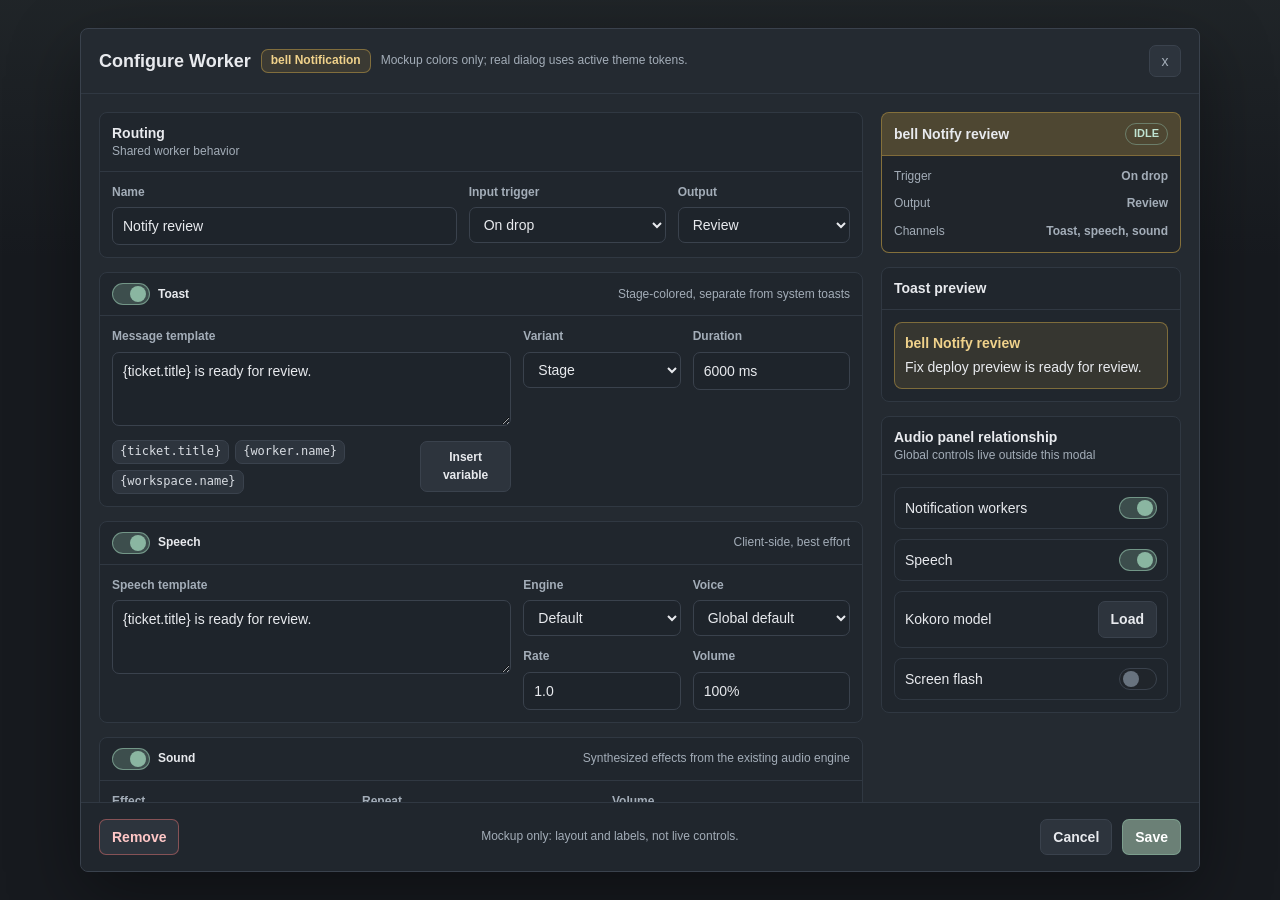
<file: docs/notification-worker-config-mockup.html>
<!doctype html>
<html lang="en">
<head>
<meta charset="utf-8">
<meta name="viewport" content="width=device-width, initial-scale=1">
<title>Notification Worker Config Mockup</title>
<style>
  :root {
    --bg: #171a1f;
    --panel: #242a31;
    --panel-2: #2d343d;
    --panel-3: #20262d;
    --line: #3a424d;
    --line-soft: #303842;
    --text: #e8eaee;
    --muted: #a3adb8;
    --faint: #75808c;
    --accent: #6b8076;
    --accent-strong: #8ab6a1;
    --notification: #d7ad4a;
    --danger: #e07171;
    --input: #1e242b;
    --shadow: rgba(0, 0, 0, 0.38);
  }

  * { box-sizing: border-box; }

  body {
    margin: 0;
    min-height: 100vh;
    background:
      linear-gradient(180deg, rgba(107, 128, 118, 0.10), transparent 260px),
      var(--bg);
    color: var(--text);
    font: 14px/1.45 -apple-system, BlinkMacSystemFont, "Segoe UI", Roboto, sans-serif;
  }

  button, input, select, textarea {
    font: inherit;
  }

  .page {
    min-height: 100vh;
    display: grid;
    place-items: center;
    padding: 28px;
  }

  .modal {
    width: min(1120px, 100%);
    max-height: calc(100vh - 56px);
    background: var(--panel);
    border: 1px solid var(--line);
    border-radius: 8px;
    box-shadow: 0 24px 70px var(--shadow);
    display: flex;
    flex-direction: column;
    overflow: hidden;
  }

  .modal-header,
  .modal-footer {
    display: flex;
    align-items: center;
    justify-content: space-between;
    gap: 16px;
    padding: 16px 18px;
    border-bottom: 1px solid var(--line-soft);
  }

  .modal-footer {
    border-top: 1px solid var(--line-soft);
    border-bottom: 0;
    background: #20262d;
  }

  .title-row {
    display: flex;
    align-items: center;
    gap: 10px;
    min-width: 0;
  }

  h1 {
    margin: 0;
    font-size: 18px;
    font-weight: 650;
    letter-spacing: 0;
  }

  .badge {
    display: inline-flex;
    align-items: center;
    gap: 6px;
    height: 24px;
    padding: 0 9px;
    border: 1px solid rgba(215, 173, 74, 0.45);
    border-radius: 7px;
    background: rgba(215, 173, 74, 0.13);
    color: #f0d28b;
    font-size: 12px;
    font-weight: 650;
  }

  .theme-note {
    color: var(--muted);
    font-size: 12px;
  }

  .icon-btn {
    width: 32px;
    height: 32px;
    display: grid;
    place-items: center;
    border: 1px solid var(--line);
    border-radius: 7px;
    background: var(--panel-2);
    color: var(--muted);
    cursor: default;
  }

  .modal-body {
    overflow: auto;
    padding: 18px;
  }

  .grid {
    display: grid;
    grid-template-columns: minmax(0, 1fr) 300px;
    gap: 18px;
    align-items: start;
  }

  .main {
    display: flex;
    flex-direction: column;
    gap: 14px;
  }

  .section {
    border: 1px solid var(--line-soft);
    border-radius: 8px;
    background: var(--panel-3);
    overflow: hidden;
  }

  .section-header {
    min-height: 42px;
    display: flex;
    align-items: center;
    justify-content: space-between;
    gap: 12px;
    padding: 10px 12px;
    border-bottom: 1px solid var(--line-soft);
  }

  .section-title {
    display: flex;
    align-items: center;
    gap: 8px;
    font-weight: 650;
  }

  .section-subtitle {
    color: var(--muted);
    font-size: 12px;
  }

  .section-body {
    padding: 12px;
  }

  .form-grid {
    display: grid;
    grid-template-columns: repeat(2, minmax(0, 1fr));
    gap: 12px;
  }

  .form-grid.three {
    grid-template-columns: minmax(0, 1.4fr) minmax(150px, 0.8fr) minmax(130px, 0.7fr);
  }

  .field {
    display: flex;
    flex-direction: column;
    gap: 6px;
    min-width: 0;
  }

  label,
  .field-label {
    color: var(--muted);
    font-size: 12px;
    font-weight: 600;
  }

  input,
  select,
  textarea {
    width: 100%;
    min-height: 36px;
    border: 1px solid var(--line);
    border-radius: 7px;
    background: var(--input);
    color: var(--text);
    padding: 8px 10px;
  }

  textarea {
    min-height: 74px;
    resize: vertical;
  }

  .inline {
    display: flex;
    align-items: center;
    gap: 10px;
    flex-wrap: wrap;
  }

  .toggle {
    display: inline-flex;
    align-items: center;
    gap: 8px;
    color: var(--text);
    font-weight: 650;
  }

  .switch {
    width: 38px;
    height: 22px;
    border-radius: 999px;
    border: 1px solid rgba(138, 182, 161, 0.7);
    background: rgba(138, 182, 161, 0.28);
    position: relative;
    flex: 0 0 auto;
  }

  .switch::after {
    content: "";
    position: absolute;
    width: 16px;
    height: 16px;
    top: 2px;
    right: 3px;
    border-radius: 50%;
    background: var(--accent-strong);
  }

  .switch.off {
    border-color: var(--line);
    background: #20252b;
  }

  .switch.off::after {
    right: auto;
    left: 3px;
    background: #68737f;
  }

  .channel-grid {
    display: grid;
    grid-template-columns: minmax(0, 1.1fr) minmax(260px, 0.9fr);
    gap: 12px;
  }

  .channel-grid.compact {
    grid-template-columns: repeat(3, minmax(0, 1fr));
  }

  .help-row {
    display: flex;
    align-items: center;
    justify-content: space-between;
    gap: 10px;
    margin-top: 8px;
    color: var(--faint);
    font-size: 12px;
  }

  .secondary-btn,
  .primary-btn,
  .danger-btn {
    min-height: 34px;
    border-radius: 7px;
    padding: 7px 12px;
    border: 1px solid var(--line);
    background: var(--panel-2);
    color: var(--text);
    font-weight: 600;
  }

  .primary-btn {
    border-color: rgba(138, 182, 161, 0.55);
    background: var(--accent);
    color: #fff;
  }

  .danger-btn {
    border-color: rgba(224, 113, 113, 0.5);
    color: #ffc7c7;
  }

  .tokens {
    display: flex;
    gap: 6px;
    flex-wrap: wrap;
  }

  .token {
    display: inline-flex;
    align-items: center;
    min-height: 24px;
    padding: 2px 7px;
    border: 1px solid var(--line);
    border-radius: 7px;
    background: var(--panel-2);
    color: #d9dde3;
    font-family: ui-monospace, SFMono-Regular, Menlo, Consolas, monospace;
    font-size: 12px;
  }

  .side {
    display: flex;
    flex-direction: column;
    gap: 14px;
  }

  .worker-card {
    border: 1px solid rgba(215, 173, 74, 0.55);
    border-radius: 8px;
    overflow: hidden;
    background: #20252b;
  }

  .worker-card-header {
    background: rgba(215, 173, 74, 0.25);
    border-bottom: 1px solid rgba(215, 173, 74, 0.36);
    padding: 10px 12px;
    display: flex;
    align-items: center;
    justify-content: space-between;
    gap: 8px;
  }

  .worker-name {
    display: flex;
    align-items: center;
    gap: 8px;
    font-weight: 700;
  }

  .status-pill {
    border: 1px solid rgba(138, 182, 161, 0.5);
    border-radius: 999px;
    padding: 2px 8px;
    color: #bfe3d1;
    font-size: 11px;
    font-weight: 700;
  }

  .worker-card-body {
    padding: 12px;
    display: grid;
    gap: 10px;
    color: var(--muted);
    font-size: 12px;
  }

  .mini-row {
    display: flex;
    align-items: center;
    justify-content: space-between;
    gap: 12px;
  }

  .toast-preview {
    border: 1px solid rgba(215, 173, 74, 0.45);
    border-radius: 8px;
    background: rgba(215, 173, 74, 0.12);
    padding: 10px;
    display: grid;
    gap: 4px;
  }

  .toast-title {
    color: #f0d28b;
    font-weight: 700;
  }

  .audio-list {
    display: grid;
    gap: 10px;
  }

  .audio-item {
    display: flex;
    align-items: center;
    justify-content: space-between;
    gap: 10px;
    padding: 9px 10px;
    border: 1px solid var(--line-soft);
    border-radius: 8px;
    background: #1f252c;
  }

  .flash-strip {
    display: grid;
    grid-template-columns: repeat(4, minmax(0, 1fr));
    gap: 8px;
  }

  .flash-step {
    min-height: 36px;
    border-radius: 7px;
    border: 1px solid var(--line);
  }

  .flash-step.one { background: rgba(250, 204, 21, 0.35); }
  .flash-step.two { background: rgba(107, 128, 118, 0.30); }
  .flash-step.empty { background: #1f252c; }

  .footer-note {
    color: var(--muted);
    font-size: 12px;
  }

  @media (max-width: 920px) {
    .grid,
    .channel-grid,
    .form-grid,
    .form-grid.three,
    .channel-grid.compact {
      grid-template-columns: minmax(0, 1fr);
    }

    .page {
      padding: 12px;
    }

    .modal {
      max-height: calc(100vh - 24px);
    }
  }
</style>
</head>
<body>
  <main class="page">
    <section class="modal" aria-label="Notification worker configuration mockup">
      <header class="modal-header">
        <div class="title-row">
          <h1>Configure Worker</h1>
          <span class="badge">bell Notification</span>
          <span class="theme-note">Mockup colors only; real dialog uses active theme tokens.</span>
        </div>
        <button class="icon-btn" aria-label="Close">x</button>
      </header>

      <div class="modal-body">
        <div class="grid">
          <div class="main">
            <section class="section">
              <div class="section-header">
                <div>
                  <div class="section-title">Routing</div>
                  <div class="section-subtitle">Shared worker behavior</div>
                </div>
              </div>
              <div class="section-body">
                <div class="form-grid three">
                  <div class="field">
                    <label for="worker-name">Name</label>
                    <input id="worker-name" value="Notify review">
                  </div>
                  <div class="field">
                    <label for="activation">Input trigger</label>
                    <select id="activation">
                      <option>On drop</option>
                      <option>Manual</option>
                      <option>Watch column</option>
                      <option>At time</option>
                      <option>On interval</option>
                    </select>
                  </div>
                  <div class="field">
                    <label for="output">Output</label>
                    <select id="output">
                      <option>Review</option>
                      <option>Done</option>
                      <option>Blocked</option>
                      <option>Pass right</option>
                      <option>Worker...</option>
                    </select>
                  </div>
                </div>
              </div>
            </section>

            <section class="section">
              <div class="section-header">
                <label class="toggle"><span class="switch"></span> Toast</label>
                <span class="section-subtitle">Stage-colored, separate from system toasts</span>
              </div>
              <div class="section-body">
                <div class="channel-grid">
                  <div class="field">
                    <label for="toast-template">Message template</label>
                    <textarea id="toast-template">{ticket.title} is ready for review.</textarea>
                    <div class="help-row">
                      <div class="tokens">
                        <span class="token">{ticket.title}</span>
                        <span class="token">{worker.name}</span>
                        <span class="token">{workspace.name}</span>
                      </div>
                      <button class="secondary-btn">Insert variable</button>
                    </div>
                  </div>
                  <div class="form-grid">
                    <div class="field">
                      <label for="toast-variant">Variant</label>
                      <select id="toast-variant">
                        <option>Stage</option>
                        <option>Success</option>
                        <option>Warning</option>
                        <option>Error</option>
                      </select>
                    </div>
                    <div class="field">
                      <label for="toast-duration">Duration</label>
                      <input id="toast-duration" value="6000 ms">
                    </div>
                  </div>
                </div>
              </div>
            </section>

            <section class="section">
              <div class="section-header">
                <label class="toggle"><span class="switch"></span> Speech</label>
                <span class="section-subtitle">Client-side, best effort</span>
              </div>
              <div class="section-body">
                <div class="channel-grid">
                  <div class="field">
                    <label for="speech-template">Speech template</label>
                    <textarea id="speech-template">{ticket.title} is ready for review.</textarea>
                  </div>
                  <div class="form-grid">
                    <div class="field">
                      <label for="speech-engine">Engine</label>
                      <select id="speech-engine">
                        <option>Default</option>
                        <option>Web Speech</option>
                        <option>Kokoro</option>
                      </select>
                    </div>
                    <div class="field">
                      <label for="voice">Voice</label>
                      <select id="voice">
                        <option>Global default</option>
                        <option>af_heart</option>
                        <option>am_michael</option>
                      </select>
                    </div>
                    <div class="field">
                      <label for="rate">Rate</label>
                      <input id="rate" value="1.0">
                    </div>
                    <div class="field">
                      <label for="speech-volume">Volume</label>
                      <input id="speech-volume" value="100%">
                    </div>
                  </div>
                </div>
              </div>
            </section>

            <section class="section">
              <div class="section-header">
                <label class="toggle"><span class="switch"></span> Sound</label>
                <span class="section-subtitle">Synthesized effects from the existing audio engine</span>
              </div>
              <div class="section-body">
                <div class="channel-grid compact">
                  <div class="field">
                    <label for="effect">Effect</label>
                    <select id="effect">
                      <option>Done chime</option>
                      <option>Toast chime</option>
                      <option>Warning tone</option>
                      <option>Error buzz</option>
                    </select>
                  </div>
                  <div class="field">
                    <label for="repeat">Repeat</label>
                    <input id="repeat" value="1">
                  </div>
                  <div class="field">
                    <label for="sound-volume">Volume</label>
                    <input id="sound-volume" value="80%">
                  </div>
                </div>
              </div>
            </section>

            <section class="section">
              <div class="section-header">
                <label class="toggle"><span class="switch off"></span> Screen flash</label>
                <span class="section-subtitle">Disabled by default when reduced motion is active</span>
              </div>
              <div class="section-body">
                <div class="channel-grid">
                  <div class="flash-strip" aria-label="Flash sequence preview">
                    <div class="flash-step one"></div>
                    <div class="flash-step two"></div>
                    <div class="flash-step empty"></div>
                    <div class="flash-step empty"></div>
                  </div>
                  <div class="form-grid">
                    <div class="field">
                      <label for="flash-color">Color</label>
                      <input id="flash-color" value="#facc15">
                    </div>
                    <div class="field">
                      <label for="flash-duration">Step duration</label>
                      <input id="flash-duration" value="180 ms">
                    </div>
                  </div>
                </div>
              </div>
            </section>

            <section class="section">
              <div class="section-header">
                <div>
                  <div class="section-title">Notification policy</div>
                  <div class="section-subtitle">Client flood control and dedupe defaults</div>
                </div>
              </div>
              <div class="section-body">
                <div class="form-grid">
                  <div class="field">
                    <label for="cooldown">Cooldown</label>
                    <input id="cooldown" value="1000 ms">
                  </div>
                  <div class="field">
                    <label for="dedupe">Dedupe window</label>
                    <input id="dedupe" value="3000 ms">
                  </div>
                </div>
              </div>
            </section>
          </div>

          <aside class="side">
            <section class="worker-card">
              <div class="worker-card-header">
                <div class="worker-name">bell Notify review</div>
                <span class="status-pill">IDLE</span>
              </div>
              <div class="worker-card-body">
                <div class="mini-row"><span>Trigger</span><strong>On drop</strong></div>
                <div class="mini-row"><span>Output</span><strong>Review</strong></div>
                <div class="mini-row"><span>Channels</span><strong>Toast, speech, sound</strong></div>
              </div>
            </section>

            <section class="section">
              <div class="section-header">
                <div class="section-title">Toast preview</div>
              </div>
              <div class="section-body">
                <div class="toast-preview">
                  <div class="toast-title">bell Notify review</div>
                  <div>Fix deploy preview is ready for review.</div>
                </div>
              </div>
            </section>

            <section class="section">
              <div class="section-header">
                <div>
                  <div class="section-title">Audio panel relationship</div>
                  <div class="section-subtitle">Global controls live outside this modal</div>
                </div>
              </div>
              <div class="section-body audio-list">
                <div class="audio-item">
                  <span>Notification workers</span>
                  <span class="switch"></span>
                </div>
                <div class="audio-item">
                  <span>Speech</span>
                  <span class="switch"></span>
                </div>
                <div class="audio-item">
                  <span>Kokoro model</span>
                  <button class="secondary-btn">Load</button>
                </div>
                <div class="audio-item">
                  <span>Screen flash</span>
                  <span class="switch off"></span>
                </div>
              </div>
            </section>
          </aside>
        </div>
      </div>

      <footer class="modal-footer">
        <button class="danger-btn">Remove</button>
        <div class="footer-note">Mockup only: layout and labels, not live controls.</div>
        <div class="inline">
          <button class="secondary-btn">Cancel</button>
          <button class="primary-btn">Save</button>
        </div>
      </footer>
    </section>
  </main>
</body>
</html>
</file>
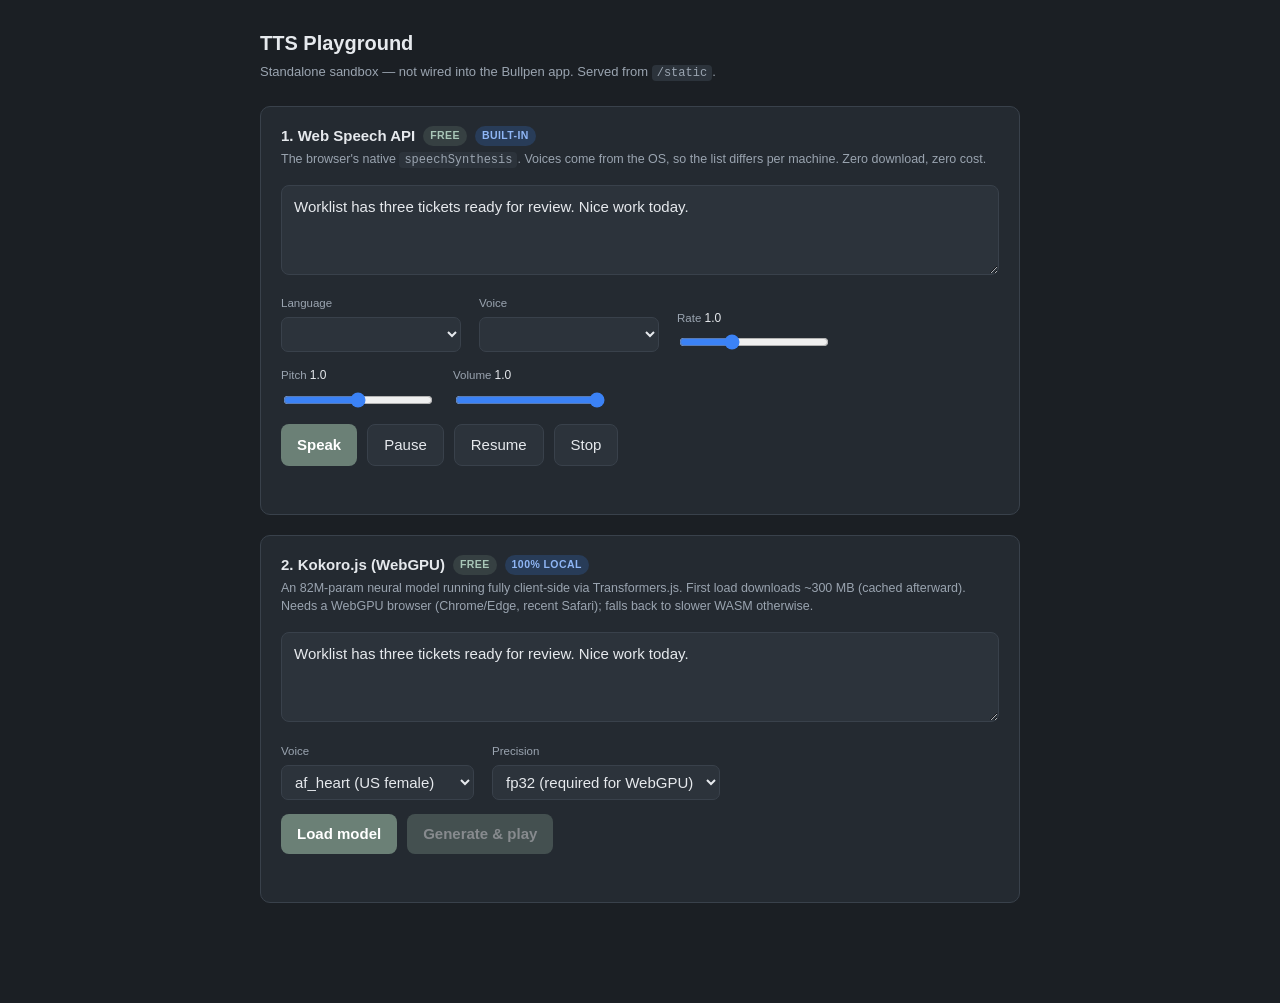
<file: static/tts-playground.html>
<!DOCTYPE html>
<html lang="en">
<head>
<meta charset="utf-8">
<meta name="viewport" content="width=device-width, initial-scale=1">
<title>TTS Playground</title>
<style>
  :root {
    --bg: #1b1f24;
    --panel: #242a31;
    --panel-2: #2c333b;
    --line: #39414b;
    --text: #e6e9ed;
    --muted: #9aa4b0;
    --accent: #6b8076;
    --accent-2: #3B82F6;
    --warn: #F59E0B;
  }
  * { box-sizing: border-box; }
  body {
    margin: 0; background: var(--bg); color: var(--text);
    font: 15px/1.5 -apple-system, BlinkMacSystemFont, "Segoe UI", Roboto, sans-serif;
    padding: 28px 20px 80px;
  }
  .wrap { max-width: 760px; margin: 0 auto; }
  h1 { font-size: 20px; margin: 0 0 4px; }
  .sub { color: var(--muted); margin: 0 0 24px; font-size: 13px; }
  .card {
    background: var(--panel); border: 1px solid var(--line);
    border-radius: 10px; padding: 18px 20px; margin-bottom: 20px;
  }
  .card h2 { font-size: 15px; margin: 0 0 2px; display: flex; align-items: center; gap: 8px; }
  .card .desc { color: var(--muted); font-size: 12.5px; margin: 0 0 16px; }
  .badge { font-size: 10.5px; text-transform: uppercase; letter-spacing: .04em;
    padding: 2px 7px; border-radius: 20px; font-weight: 600; }
  .badge.free { background: rgba(107,128,118,.25); color: #a9c6b8; }
  .badge.local { background: rgba(59,130,246,.2); color: #8fb6f5; }
  textarea {
    width: 100%; min-height: 90px; resize: vertical; background: var(--panel-2);
    color: var(--text); border: 1px solid var(--line); border-radius: 8px;
    padding: 10px 12px; font: inherit; margin-bottom: 14px;
  }
  .row { display: flex; flex-wrap: wrap; gap: 14px 18px; align-items: flex-end; margin-bottom: 14px; }
  .field { display: flex; flex-direction: column; gap: 5px; }
  .field label { font-size: 11.5px; color: var(--muted); }
  select, input[type=range] { accent-color: var(--accent-2); }
  select { background: var(--panel-2); color: var(--text); border: 1px solid var(--line);
    border-radius: 7px; padding: 7px 9px; font: inherit; min-width: 180px; }
  input[type=range] { width: 150px; }
  .val { font-variant-numeric: tabular-nums; color: var(--text); font-size: 12px; }
  .btns { display: flex; gap: 10px; flex-wrap: wrap; }
  button {
    background: var(--accent); color: #fff; border: 0; border-radius: 8px;
    padding: 9px 16px; font: inherit; font-weight: 600; cursor: pointer;
  }
  button.secondary { background: var(--panel-2); border: 1px solid var(--line); color: var(--text); font-weight: 500; }
  button:disabled { opacity: .45; cursor: not-allowed; }
  .status { font-size: 12.5px; color: var(--muted); margin-top: 12px; min-height: 18px; }
  .status.err { color: #f08a8a; }
  progress { width: 100%; height: 6px; margin-top: 10px; accent-color: var(--accent-2); }
  audio { width: 100%; margin-top: 12px; }
  code { background: var(--panel-2); padding: 1px 5px; border-radius: 4px; font-size: 12px; }
</style>
</head>
<body>
<div class="wrap">
  <h1>TTS Playground</h1>
  <p class="sub">Standalone sandbox &mdash; not wired into the Bullpen app. Served from <code>/static</code>.</p>

  <!-- ============ Web Speech API ============ -->
  <div class="card">
    <h2>1. Web Speech API <span class="badge free">free</span> <span class="badge local">built-in</span></h2>
    <p class="desc">The browser's native <code>speechSynthesis</code>. Voices come from the OS, so the list differs per machine. Zero download, zero cost.</p>
    <textarea id="wsa-text">Worklist has three tickets ready for review. Nice work today.</textarea>
    <div class="row">
      <div class="field">
        <label>Language</label>
        <select id="wsa-lang"></select>
      </div>
      <div class="field">
        <label>Voice</label>
        <select id="wsa-voice"></select>
      </div>
      <div class="field">
        <label>Rate <span class="val" id="wsa-rate-v">1.0</span></label>
        <input type="range" id="wsa-rate" min="0.5" max="2" step="0.1" value="1">
      </div>
      <div class="field">
        <label>Pitch <span class="val" id="wsa-pitch-v">1.0</span></label>
        <input type="range" id="wsa-pitch" min="0" max="2" step="0.1" value="1">
      </div>
      <div class="field">
        <label>Volume <span class="val" id="wsa-vol-v">1.0</span></label>
        <input type="range" id="wsa-vol" min="0" max="1" step="0.1" value="1">
      </div>
    </div>
    <div class="btns">
      <button id="wsa-speak">Speak</button>
      <button id="wsa-pause" class="secondary">Pause</button>
      <button id="wsa-resume" class="secondary">Resume</button>
      <button id="wsa-stop" class="secondary">Stop</button>
    </div>
    <div class="status" id="wsa-status"></div>
  </div>

  <!-- ============ Kokoro.js ============ -->
  <div class="card">
    <h2>2. Kokoro.js (WebGPU) <span class="badge free">free</span> <span class="badge local">100% local</span></h2>
    <p class="desc">An 82M-param neural model running fully client-side via Transformers.js. First load downloads ~300&nbsp;MB (cached afterward). Needs a WebGPU browser (Chrome/Edge, recent Safari); falls back to slower WASM otherwise.</p>
    <textarea id="kok-text">Worklist has three tickets ready for review. Nice work today.</textarea>
    <div class="row">
      <div class="field">
        <label>Voice</label>
        <select id="kok-voice">
          <option value="af_heart">af_heart (US female)</option>
          <option value="af_bella">af_bella (US female)</option>
          <option value="af_nicole">af_nicole (US female)</option>
          <option value="am_michael">am_michael (US male)</option>
          <option value="am_fenrir">am_fenrir (US male)</option>
          <option value="bf_emma">bf_emma (UK female)</option>
          <option value="bm_george">bm_george (UK male)</option>
        </select>
      </div>
      <div class="field">
        <label>Precision</label>
        <select id="kok-dtype">
          <option value="fp32">fp32 (required for WebGPU)</option>
          <option value="q8">q8 (WASM only — smaller)</option>
        </select>
      </div>
    </div>
    <div class="btns">
      <button id="kok-load">Load model</button>
      <button id="kok-gen" disabled>Generate &amp; play</button>
    </div>
    <progress id="kok-prog" value="0" max="100" style="display:none"></progress>
    <div class="status" id="kok-status"></div>
    <audio id="kok-audio" controls style="display:none"></audio>
  </div>
</div>

<script>
/* -------- Web Speech API -------- */
(function () {
  const synth = window.speechSynthesis;
  const sel = document.getElementById('wsa-voice');
  const langSel = document.getElementById('wsa-lang');
  const status = document.getElementById('wsa-status');
  // Pretty language names, e.g. "en-US" → "English (United States)". Falls back to the raw tag.
  let langNames = null;
  try { langNames = new Intl.DisplayNames(undefined, { type: 'language' }); } catch (_) {}
  const labelFor = code => { try { return langNames ? (langNames.of(code) || code) : code; } catch (_) { return code; } };
  if (!synth) { status.textContent = 'speechSynthesis not supported in this browser.'; status.className = 'status err'; return; }

  let voices = [];
  // Stable identity for a voice — array index is NOT stable because getVoices()
  // can return a reordered/longer list on later voiceschanged events.
  const keyOf = v => `${v.voiceURI}|${v.name}|${v.lang}`;

  // Renders the voice dropdown filtered by the chosen language, preserving the
  // user's voice pick across async rebuilds.
  function renderVoices() {
    const prevKey = sel.value;
    const lang = langSel.value;               // "" = All
    const shown = voices.filter(v => !lang || v.lang === lang);
    sel.innerHTML = '';
    shown.forEach(v => {
      const o = document.createElement('option');
      o.value = keyOf(v);                      // key by identity, not index
      o.textContent = `${v.name} (${v.lang})${v.default ? ' — default' : ''}`;
      sel.appendChild(o);
    });
    if (prevKey && shown.some(v => keyOf(v) === prevKey)) sel.value = prevKey;
    status.textContent = `${shown.length} voice(s)${lang ? ' for ' + labelFor(lang) : ''}.`;
  }

  function loadVoices() {
    const next = synth.getVoices();
    if (!next.length) return;                 // ignore empty early calls
    voices = next;
    // Rebuild the language filter from the unique langs present, keeping selection.
    const prevLang = langSel.value;
    const langs = [...new Set(voices.map(v => v.lang))].sort((a, b) => labelFor(a).localeCompare(labelFor(b)));
    langSel.innerHTML = '<option value="">All languages</option>' +
      langs.map(l => `<option value="${l}">${labelFor(l)} (${l})</option>`).join('');
    if (prevLang && langs.includes(prevLang)) langSel.value = prevLang;
    renderVoices();
  }
  loadVoices();
  synth.onvoiceschanged = loadVoices;   // fires async, sometimes more than once
  langSel.onchange = renderVoices;

  const bind = (id, vid) => {
    const r = document.getElementById(id), out = document.getElementById(vid);
    r.addEventListener('input', () => out.textContent = parseFloat(r.value).toFixed(1));
  };
  bind('wsa-rate', 'wsa-rate-v'); bind('wsa-pitch', 'wsa-pitch-v'); bind('wsa-vol', 'wsa-vol-v');

  document.getElementById('wsa-speak').onclick = () => {
    synth.cancel();
    const u = new SpeechSynthesisUtterance(document.getElementById('wsa-text').value);
    const v = voices.find(x => keyOf(x) === sel.value); // resolve fresh, not by stale index
    if (v) {
      u.voice = v;
      u.lang = v.lang; // Chrome ignores u.voice and uses the default if lang is unset/mismatched
    }
    u.rate = +document.getElementById('wsa-rate').value;
    u.pitch = +document.getElementById('wsa-pitch').value;
    u.volume = +document.getElementById('wsa-vol').value;
    u.onend = () => status.textContent = 'Done.';
    u.onerror = e => { status.textContent = 'Error: ' + e.error; status.className = 'status err'; };
    status.className = 'status'; status.textContent = 'Speaking…';
    synth.speak(u);
  };
  document.getElementById('wsa-pause').onclick = () => synth.pause();
  document.getElementById('wsa-resume').onclick = () => synth.resume();
  document.getElementById('wsa-stop').onclick = () => { synth.cancel(); status.textContent = 'Stopped.'; };
})();

/* -------- Kokoro.js -------- */
(function () {
  const status = document.getElementById('kok-status');
  const prog = document.getElementById('kok-prog');
  const loadBtn = document.getElementById('kok-load');
  const genBtn = document.getElementById('kok-gen');
  const audioEl = document.getElementById('kok-audio');
  let tts = null;

  loadBtn.onclick = async () => {
    loadBtn.disabled = true;
    status.className = 'status';
    status.textContent = 'Importing kokoro-js…';
    prog.style.display = 'block';
    try {
      // Use the dedicated *web* build — it inlines espeak-ng + espeak-ng-data so
      // phonemization works in-browser. The generic /+esm endpoint resolves to the
      // Node build, whose phonemizer never loads the language data → garbled,
      // vaguely-Chinese-sounding output for every input.
      const { KokoroTTS } = await import('https://cdn.jsdelivr.net/npm/kokoro-js@1.2.1/dist/kokoro.web.js');
      const hasGPU = !!navigator.gpu;
      const device = hasGPU ? 'webgpu' : 'wasm';
      // dtype must match the device. q8 on WebGPU runs without error but produces
      // garbled, tonal "gibberish" audio — the WebGPU EP mishandles the quantized
      // weights. The model authors require fp32 on WebGPU. q8 is only safe on WASM.
      const requested = document.getElementById('kok-dtype').value;
      const dtype = device === 'webgpu' ? 'fp32' : requested;
      if (device === 'webgpu' && requested !== 'fp32') {
        document.getElementById('kok-dtype').value = 'fp32';
      }
      status.textContent = `Downloading model (${device}, ${dtype})… first time only, ~300 MB.`;
      tts = await KokoroTTS.from_pretrained('onnx-community/Kokoro-82M-v1.0-ONNX', {
        dtype,
        device,
        progress_callback: (p) => {
          if (p && p.progress != null) { prog.value = p.progress; }
        }
      });
      prog.style.display = 'none';
      status.textContent = 'Model ready.';
      genBtn.disabled = false;
    } catch (e) {
      prog.style.display = 'none';
      status.className = 'status err';
      status.textContent = 'Load failed: ' + (e && e.message ? e.message : e);
      loadBtn.disabled = false;
    }
  };

  genBtn.onclick = async () => {
    if (!tts) return;
    genBtn.disabled = true;
    status.className = 'status';
    status.textContent = 'Generating…';
    try {
      const audio = await tts.generate(document.getElementById('kok-text').value, {
        voice: document.getElementById('kok-voice').value
      });
      const url = URL.createObjectURL(audio.toBlob());
      audioEl.src = url;
      audioEl.style.display = 'block';
      audioEl.play();
      status.textContent = 'Done.';
    } catch (e) {
      status.className = 'status err';
      status.textContent = 'Generation failed: ' + (e && e.message ? e.message : e);
    } finally {
      genBtn.disabled = false;
    }
  };
})();
</script>
</body>
</html>
</file>
